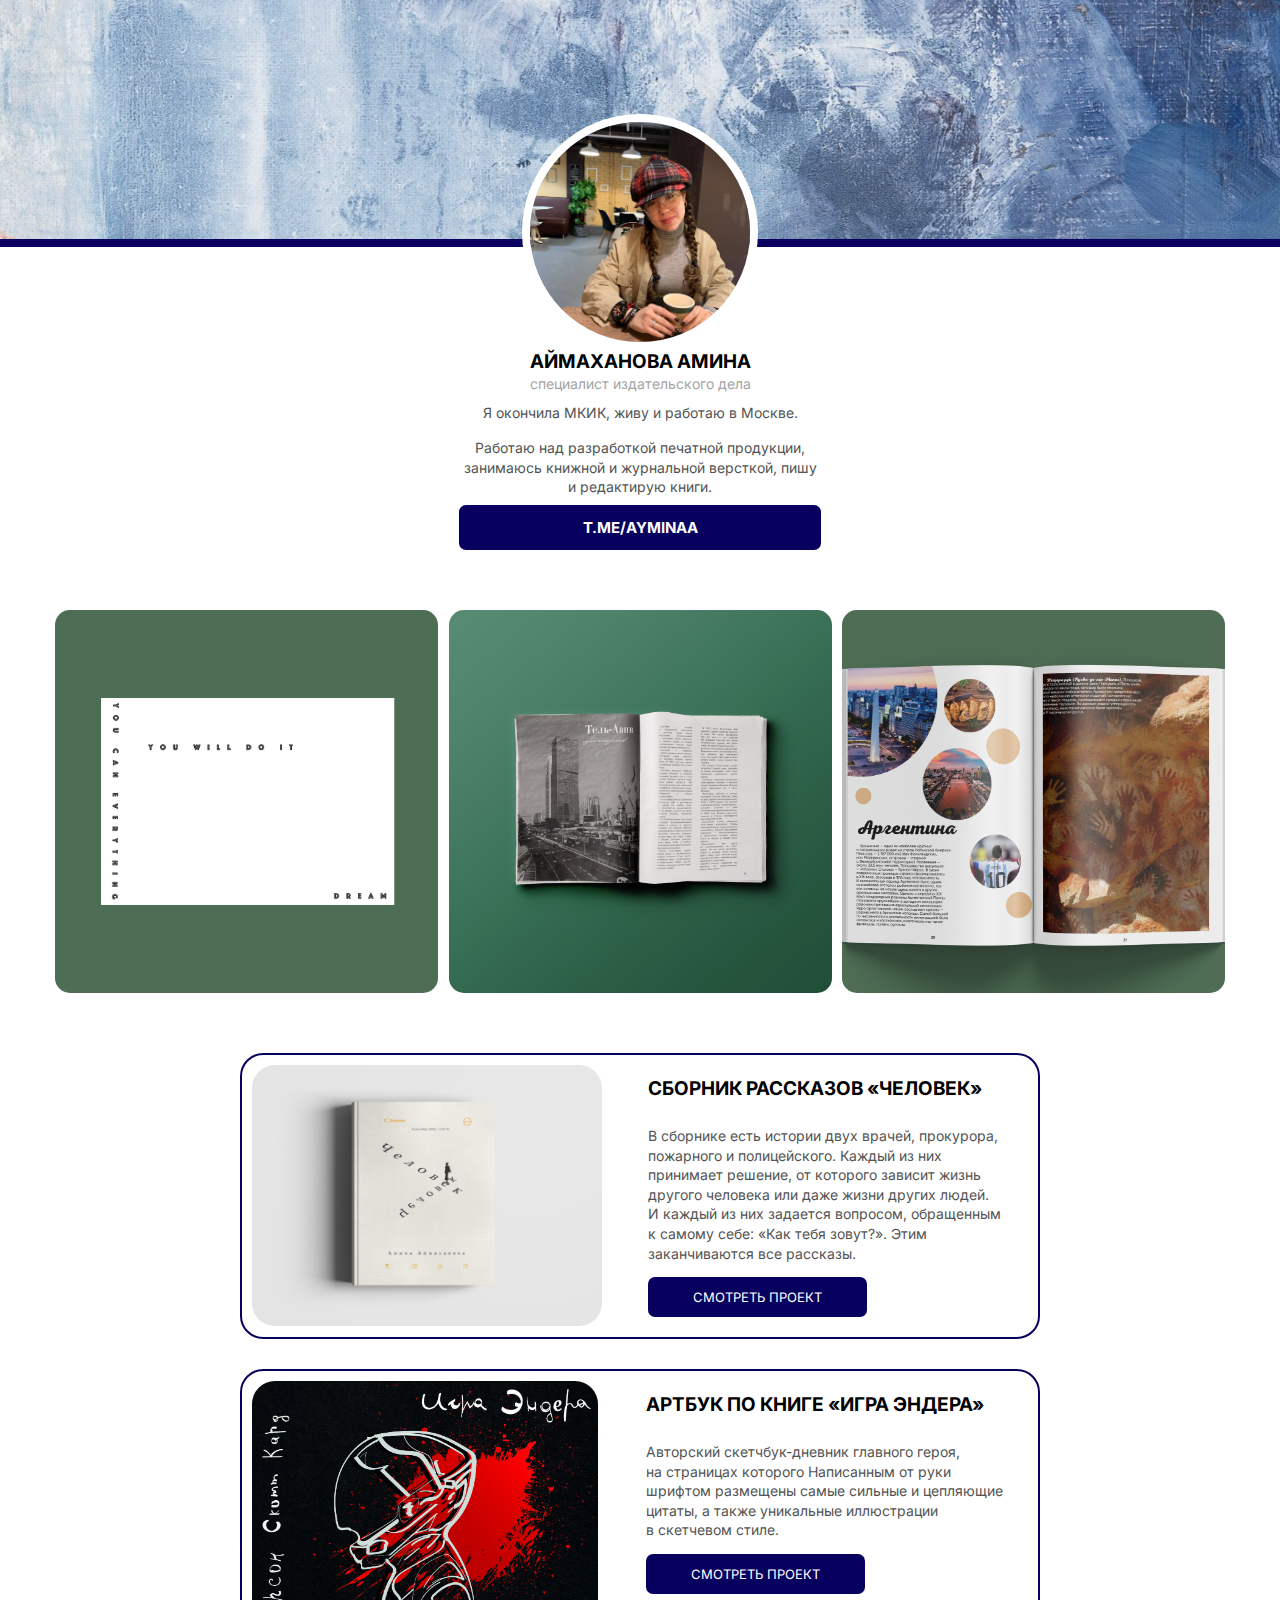
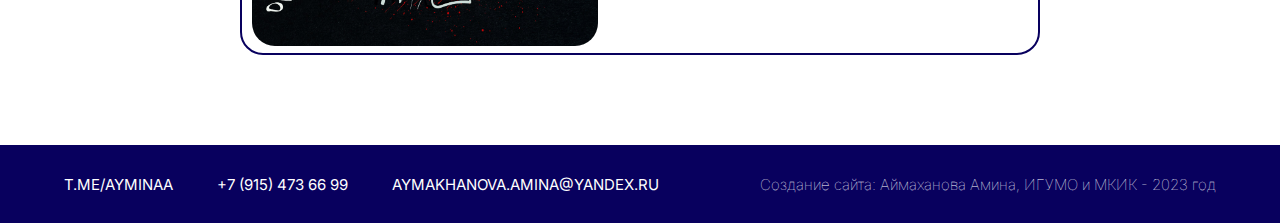
<file: index.html>
<!doctype html>
<html>
<head>
<title>Аймаханова Амина Мухтаровна</title>
<link href="style.css" type="text/css"  rel="stylesheet">
<meta charset="utf-8">
<link rel="shortcut icon" type="image/x-icon" href="images/favicon.ico">
<link rel="preconnect" href="https://fonts.googleapis.com">
<link rel="preconnect" href="https://fonts.gstatic.com" crossorigin>
<link href="https://fonts.googleapis.com/css2?family=Inter:wght@100;200;300;400;500;600;700;800;900&display=swap" rel="stylesheet">
</head>
<body>
<header>
<div class="palka"></div>
<section class="profile">
<img src="images/ava.jpg">
<h1>Аймаханова Амина</h1>
<h2>Специалист издательского дела</h2>
<p>Я окончила МКИК, живу и работаю в Москве.</p>
<p>Работаю над разработкой печатной продукции, занимаюсь книжной и журнальной версткой, пишу и редактирую книги.</p>
<a href="https://web.telegram.org/k/#@ayminaa">t.me/ayminaa</a>
</section>
</header>
<main>
<section class="ills">
<img src="images/image1.png">
<img src="images/image.png">
<img src="images/image 2.png">
</section>
<section class="portfolio">
<article id="card_2">
<img src="images/noroot.png" id="card">
<h3>Сборник рассказов «Человек»</h3>
<p>В сборнике есть истории двух врачей, прокурора, пожарного и полицейского. Каждый из них принимает решение, от которого зависит жизнь другого человека или даже жизни других людей. <br>И каждый из них задается вопросом, обращенным <br>к самому себе: «Как тебя зовут?». Этим заканчиваются все рассказы.</p>
<a href="1.html">Смотреть проект</a>
</article>
<article id="card_1">
<img src="images/oblo.jpg">
<h3>Артбук по книге «Игра Эндера»</h3>
<p>Авторский скетчбук-дневник главного героя, 
<br>на страницах которого Написанным от руки шрифтом размещены самые сильные и цепляющие цитаты, а также уникальные иллюстрации <br>в скетчевом стиле.</p>
<a href="2.html">Смотреть проект</a>
</article>
</section>
</main>
<footer>
<div class="contacts">
<a href="https://web.telegram.org/k/#@ayminaa">t.me/ayminaa</a>
<a href="/"> +7 (915) 473 66 99</a>
<a href="https://mail.yandex.ru/touch/compose">aymakhanova.amina@yandex.ru</a>
</div>
<div class="copyright">
Создание сайта: Аймаханова Амина, ИГУМО и МКИК - 2023 год
</div>
</footer>
</body>
</html>
</file>
<file: style.css>
body {
    margin: 0;
    font-family: 'Inter', sans-serif;
}

header {
    width: 100%;
    height: 550px;
    background: url(images/norootw.png);
    background-size: 100% 239px;
    background-repeat: no-repeat;
    display: flex;
    justify-content: center;
    align-items: flex-end;
    margin-bottom: 60px;
}
.profile {
    width: 362px;
    display: flex;
    align-content: flex-start;
    justify-content: center;
    flex-wrap: wrap;
	z-index: 15;
}

.profile img {
    display: block;
    margin: 0 50px;
    border-radius: 50%;
    border: 8px solid white;
	width: 220px;
	height:220px;
	object-fit: cover;
}

.profile h1 {
    margin: 0;
font-weight: 700;
font-size: 19px;
line-height: 23px;
text-transform: uppercase;
}

.profile h2 {
margin: 0;
font-weight: 400;
font-size: 14px;
line-height: 154.02%;
text-transform: lowercase;
color: #A4A4A4;
}

.profile p {
font-weight: 400;
font-size: 14px;
line-height: 140.52%;
color: #535353;
margin: 8px 0;
text-align: center;
}

.profile a {
    width: 362px;
    height: 45px;
    background: #08005e;
    border-radius: 7px;
    display: flex;
    justify-content: center;
    align-items: center;
    font-weight: 700;
    font-size: 15px;
    text-transform: uppercase;
    color: #FFFFFF;
    text-decoration: none;
}

.profile a:hover {
    background: linear-gradient(0deg, #FF8200 0%, #FFBC39 107.46%);
}

main {
    width: 1170px;
    margin: 0 auto;
}

.ills {
    display: flex;
    justify-content: space-between;
    flex-wrap: nowrap;
        margin-bottom: 60px;
}

.ills img {
    width: 383px;
    border-radius: 15px;
    height: 383px;
    object-fit: cover;
}
 
.portfolio {
    /* visibility: visible; */
    display: flex;
    flex-direction: column;
    align-items: center;
        margin-bottom: 60px;
}

.portfolio article {
    /* visibility: visible; */
    width: 800px;
    display: flex;
    flex-direction: column;
    height: 286px;
    flex-wrap: wrap;
    margin-bottom: 30px;
    background: #FFFFFF;
    border: 2px solid #08005e;
    border-radius: 23px;
    padding: 10px;
    box-sizing: border-box;
}

.portfolio article img {
    width: 346px;
    display: block;
    margin-right: 25px;
	border-radius: 23px;
}
#card {
	width: 350px;
}

.portfolio article h3 {
    width: 360px;
    font-weight: 700;
    font-size: 19px;
    line-height: 9px;
    text-transform: uppercase;
}

.portfolio article p {
    font-weight: 400;
    font-size: 14px;
    line-height: 140.52%;
    width: 360px;
    color: #535353;
}

.portfolio article a {
    background: #08005e;
    border-radius: 7px;
    display: flex;
    width: 219px;
    height: 40px;
    text-transform: uppercase;
    color: #FFFFFF;
    text-decoration: none;
    align-items: center;
    font-size: 13px;
    justify-content: center;
}

.portfolio article a:hover {
    background: #08005e;
}

footer {
    background: #08005e;
    width: 100%;
    height: 78px;
    padding: 0 5vw;
    display: flex;
    justify-content: space-between;
    box-sizing: border-box;
    align-items: center;
}

.contacts a {
    text-transform: uppercase;
    color: #FFFFFF;
    text-decoration: none;
    font-size: 15px;
    margin-right: 40px;
}

.contacts a:hover {
    color: #000000;
}

.copyright {
    font-size: 15px;
    color: #FFFFFF;
    font-weight: 100;
}

/* ВНУТРЕННЯЯ СТРАНИЦА */

.read {
    background: #FFFFFF;
    border: 2px solid #08005e;
    border-radius: 23px;
    margin-bottom: 60px;
    padding: 70px 130px;
    box-sizing: border-box;
    font-weight: 400;
    font-size: 14px;
    line-height: 156.02%;
    color: #535353;
    position: relative;
}


.read img {
    width: 440px;
    border-radius: 15px;
    margin: 5px;
}

.read h1 {
    text-transform: uppercase;
    color: #000000;
    font-weight: 700;
    font-size: 26px;
	text-align: center;
}

.read h1, .read p, .read ul {
    padding: 0 130px;
}

.read ul li {
    margin-bottom: 15px;
}

.back {
    position: absolute;
    left: 30px;
    top: 20px;
    display: flex;
    text-transform: uppercase;
    text-decoration: none;
    color: #000000;
    align-items: center;
    font-weight: 500;
    font-size: 12px;
}

.back img {
    width: 35px;
    margin-right: 10px;
}

.back:hover {
opacity: 0.3;
}

.palka {
    width: 100%;
    height: 8px;
    background: #08005e;
    position: absolute;
    top: 239px;
    z-index: 10;
}
</file>
